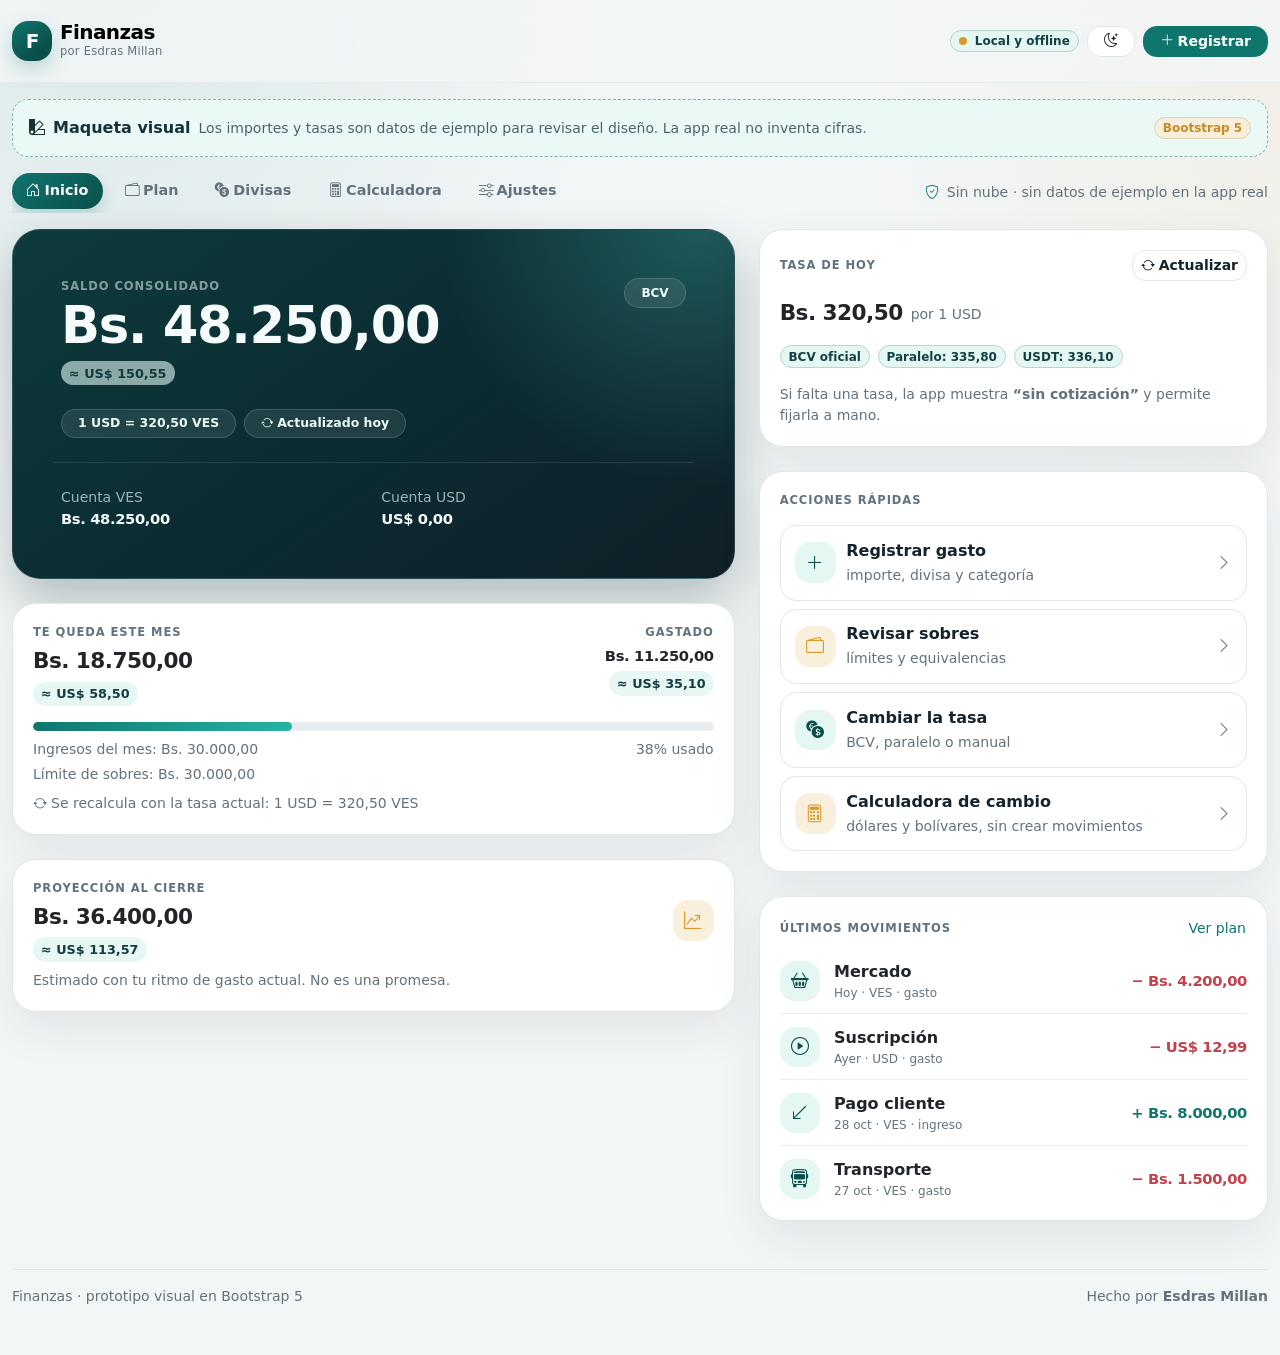
<file: docs/prototipo/index.html>
<!doctype html>
<html lang="es" data-bs-theme="light">
<head>
  <meta charset="utf-8">
  <meta name="viewport" content="width=device-width, initial-scale=1">
  <meta name="description" content="Prototipo visual de Finanzas, app de Esdras Millan.">
  <title>Finanzas · Prototipo Bootstrap</title>
  <link href="https://cdn.jsdelivr.net/npm/bootstrap@5.3.3/dist/css/bootstrap.min.css" rel="stylesheet">
  <link href="https://cdn.jsdelivr.net/npm/bootstrap-icons@1.11.3/font/bootstrap-icons.min.css" rel="stylesheet">
  <link href="assets/app.css" rel="stylesheet">
</head>
<body>

<nav class="navbar app-navbar sticky-top">
  <div class="container-xxl py-2">
    <a class="navbar-brand d-flex align-items-center gap-2 text-decoration-none" href="#" data-screen="home">
      <span class="brand-mark">F</span>
      <span class="d-flex flex-column">
        <span class="brand-title">Finanzas</span>
        <span class="brand-subtitle">por Esdras Millan</span>
      </span>
    </a>
    <div class="d-flex align-items-center gap-2">
      <span class="badge badge-soft rounded-pill d-none d-sm-inline-flex align-items-center">
        <span class="offline-dot me-2"></span>Local y offline
      </span>
      <button class="btn btn-ghost btn-sm px-3" id="themeToggle" type="button" aria-label="Cambiar tema">
        <i class="bi bi-moon-stars"></i>
      </button>
      <button class="btn btn-app btn-sm px-3" type="button" data-bs-toggle="modal" data-bs-target="#txnModal">
        <i class="bi bi-plus-lg"></i><span class="d-none d-sm-inline ms-1">Registrar</span>
      </button>
    </div>
  </div>
</nav>

<div class="container-xxl pt-3">
  <div class="demo-banner p-3 d-flex flex-column flex-sm-row align-items-sm-center gap-2">
    <div class="d-flex align-items-center gap-2 fw-semibold">
      <i class="bi bi-palette2"></i> Maqueta visual
    </div>
    <div class="small opacity-75">
      Los importes y tasas son datos de ejemplo para revisar el diseño. La app real no inventa cifras.
    </div>
    <span class="badge badge-warn rounded-pill ms-sm-auto">Bootstrap 5</span>
  </div>

  <div class="d-flex align-items-center gap-3 py-3">
    <ul class="nav nav-pills gap-2 flex-nowrap overflow-auto pb-1" id="screenNav">
      <li class="nav-item"><button class="nav-link active" type="button" data-screen="home"><i class="bi bi-house-door me-1"></i>Inicio</button></li>
      <li class="nav-item"><button class="nav-link" type="button" data-screen="plan"><i class="bi bi-wallet2 me-1"></i>Plan</button></li>
      <li class="nav-item"><button class="nav-link" type="button" data-screen="divisas"><i class="bi bi-currency-exchange me-1"></i>Divisas</button></li>
      <li class="nav-item"><button class="nav-link" type="button" data-screen="cambio"><i class="bi bi-calculator me-1"></i>Calculadora</button></li>
      <li class="nav-item"><button class="nav-link" type="button" data-screen="ajustes"><i class="bi bi-sliders me-1"></i>Ajustes</button></li>
    </ul>
    <div class="ms-auto d-none d-md-flex align-items-center gap-2 text-app-muted small">
      <i class="bi bi-shield-check text-app-teal"></i> Sin nube · sin datos de ejemplo en la app real
    </div>
  </div>
</div>

<main class="container-xxl pb-5">

  <!-- ============================================================ INICIO -->
  <section class="screen active" id="screen-home">
    <div class="row g-4">
      <div class="col-lg-7">
        <div class="balance-card p-4 p-lg-5 mb-4">
          <div class="d-flex justify-content-between align-items-start gap-3">
            <div>
              <div class="section-label text-white-50">Saldo consolidado</div>
              <div class="money money-lg mt-1">Bs. 48.250,00</div>
              <div class="eq-line mt-2"><span class="eq">≈ US$ 150,55</span></div>
            </div>
            <span class="badge rate-pill rounded-pill px-3 py-2">BCV</span>
          </div>
          <div class="d-flex flex-wrap gap-2 mt-4">
            <span class="rate-pill rounded-pill px-3 py-1 money-xs">1 USD = 320,50 VES</span>
            <span class="rate-pill rounded-pill px-3 py-1 money-xs"><i class="bi bi-arrow-repeat me-1"></i>Actualizado hoy</span>
          </div>
          <div class="row g-3 mt-4 pt-2 border-top border-light border-opacity-10">
            <div class="col-6">
              <div class="text-muted-soft small">Cuenta VES</div>
              <div class="money money-sm">Bs. 48.250,00</div>
            </div>
            <div class="col-6">
              <div class="text-muted-soft small">Cuenta USD</div>
              <div class="money money-sm">US$ 0,00</div>
            </div>
          </div>
        </div>

        <div class="card card-soft mb-4">
          <div class="card-body">
            <div class="d-flex justify-content-between align-items-start gap-3">
              <div>
                <div class="section-label">Te queda este mes</div>
                <div class="money money-md mt-1">Bs. 18.750,00</div>
                <div class="eq-line mt-1"><span class="eq">≈ US$ 58,50</span></div>
              </div>
              <div class="text-end">
                <div class="section-label">Gastado</div>
                <div class="money money-sm mt-1">Bs. 11.250,00</div>
                <div class="eq-line justify-content-end mt-1"><span class="eq">≈ US$ 35,10</span></div>
              </div>
            </div>
            <div class="progress progress-soft mt-3" role="progressbar" aria-label="Ingreso usado" aria-valuenow="38" aria-valuemin="0" aria-valuemax="100">
              <div class="progress-bar" style="width: 38%; background: linear-gradient(90deg, #0f766e, #28b3a6);"></div>
            </div>
            <div class="d-flex justify-content-between mt-2 small text-app-muted">
              <span>Ingresos del mes: Bs. 30.000,00</span>
              <span>38% usado</span>
            </div>
            <div class="small text-app-muted mt-1">Límite de sobres: Bs. 30.000,00</div>
            <div class="small text-app-muted mt-2">
              <i class="bi bi-arrow-repeat me-1"></i>Se recalcula con la tasa actual: 1 USD = 320,50 VES
            </div>
          </div>
        </div>

        <div class="card card-soft">
          <div class="card-body">
            <div class="d-flex justify-content-between align-items-center">
              <div>
                <div class="section-label">Proyección al cierre</div>
                <div class="money money-md mt-1">Bs. 36.400,00</div>
                <div class="eq-line mt-1"><span class="eq">≈ US$ 113,57</span></div>
              </div>
              <span class="icon-bubble gold"><i class="bi bi-graph-up-arrow"></i></span>
            </div>
            <div class="small text-app-muted mt-2">Estimado con tu ritmo de gasto actual. No es una promesa.</div>
          </div>
        </div>
      </div>

      <div class="col-lg-5">
        <div class="card card-soft mb-4">
          <div class="card-body">
            <div class="d-flex justify-content-between align-items-center mb-3">
              <div class="section-label mb-0">Tasa de hoy</div>
              <button class="btn btn-ghost btn-sm" type="button" id="refreshRates">
                <i class="bi bi-arrow-repeat me-1"></i>Actualizar
              </button>
            </div>
            <div class="d-flex align-items-end gap-2">
              <div class="money money-md">Bs. 320,50</div>
              <div class="small text-app-muted pb-1">por 1 USD</div>
            </div>
            <div class="d-flex flex-wrap gap-2 mt-3">
              <span class="badge badge-soft rounded-pill">BCV oficial</span>
              <span class="badge badge-soft rounded-pill">Paralelo: 335,80</span>
              <span class="badge badge-soft rounded-pill">USDT: 336,10</span>
            </div>
            <div class="small text-app-muted mt-3">
              Si falta una tasa, la app muestra <strong>“sin cotización”</strong> y permite fijarla a mano.
            </div>
          </div>
        </div>

        <div class="card card-soft mb-4">
          <div class="card-body">
            <div class="section-label mb-3">Acciones rápidas</div>
            <div class="d-grid gap-2">
              <button class="quick-action" type="button" data-bs-toggle="modal" data-bs-target="#txnModal">
                <span class="icon-bubble"><i class="bi bi-plus-lg"></i></span>
                <span><span class="d-block fw-semibold">Registrar gasto</span><span class="small text-app-muted">importe, divisa y categoría</span></span>
                <i class="bi bi-chevron-right ms-auto text-app-muted"></i>
              </button>
              <button class="quick-action" type="button" data-screen="plan">
                <span class="icon-bubble gold"><i class="bi bi-wallet2"></i></span>
                <span><span class="d-block fw-semibold">Revisar sobres</span><span class="small text-app-muted">límites y equivalencias</span></span>
                <i class="bi bi-chevron-right ms-auto text-app-muted"></i>
              </button>
              <button class="quick-action" type="button" data-screen="divisas">
                <span class="icon-bubble"><i class="bi bi-currency-exchange"></i></span>
                <span><span class="d-block fw-semibold">Cambiar la tasa</span><span class="small text-app-muted">BCV, paralelo o manual</span></span>
                <i class="bi bi-chevron-right ms-auto text-app-muted"></i>
              </button>
              <button class="quick-action" type="button" data-screen="cambio">
                <span class="icon-bubble gold"><i class="bi bi-calculator"></i></span>
                <span><span class="d-block fw-semibold">Calculadora de cambio</span><span class="small text-app-muted">dólares y bolívares, sin crear movimientos</span></span>
                <i class="bi bi-chevron-right ms-auto text-app-muted"></i>
              </button>
            </div>
          </div>
        </div>

        <div class="card card-soft">
          <div class="card-body">
            <div class="d-flex justify-content-between align-items-center mb-2">
              <div class="section-label mb-0">Últimos movimientos</div>
              <button class="btn btn-link btn-sm text-app-teal text-decoration-none p-0" type="button" data-screen="plan">Ver plan</button>
            </div>
            <div class="txn-row">
              <span class="icon-bubble"><i class="bi bi-basket2"></i></span>
              <div class="flex-grow-1">
                <div class="fw-semibold">Mercado</div>
                <div class="txn-meta">Hoy · VES · gasto</div>
              </div>
              <div class="money money-sm text-app-danger">− Bs. 4.200,00</div>
            </div>
            <div class="txn-row">
              <span class="icon-bubble"><i class="bi bi-play-circle"></i></span>
              <div class="flex-grow-1">
                <div class="fw-semibold">Suscripción</div>
                <div class="txn-meta">Ayer · USD · gasto</div>
              </div>
              <div class="money money-sm text-app-danger">− US$ 12,99</div>
            </div>
            <div class="txn-row">
              <span class="icon-bubble"><i class="bi bi-arrow-down-left"></i></span>
              <div class="flex-grow-1">
                <div class="fw-semibold">Pago cliente</div>
                <div class="txn-meta">28 oct · VES · ingreso</div>
              </div>
              <div class="money money-sm text-app-teal">+ Bs. 8.000,00</div>
            </div>
            <div class="txn-row">
              <span class="icon-bubble"><i class="bi bi-bus-front"></i></span>
              <div class="flex-grow-1">
                <div class="fw-semibold">Transporte</div>
                <div class="txn-meta">27 oct · VES · gasto</div>
              </div>
              <div class="money money-sm text-app-danger">− Bs. 1.500,00</div>
            </div>
          </div>
        </div>
      </div>
    </div>
  </section>

  <!-- ============================================================ CALCULADORA -->
  <section class="screen" id="screen-cambio">
    <div class="row g-4 justify-content-center">
      <div class="col-lg-8 col-xl-7">
        <div class="d-flex align-items-center gap-3 mb-4">
          <span class="icon-bubble gold"><i class="bi bi-calculator"></i></span>
          <div>
            <div class="section-label mb-0">Consulta rápida</div>
            <h2 class="h4 mb-0">Calculadora de cambio</h2>
          </div>
          <span class="badge badge-soft rounded-pill ms-auto">No crea movimientos</span>
        </div>

        <div class="card card-soft mb-4">
          <div class="card-body">
            <div class="d-flex justify-content-between align-items-start gap-3">
              <div>
                <div class="section-label">Dólar de hoy</div>
                <div class="money money-md mt-1">1 USD = 320,50 VES</div>
                <div class="small text-app-muted mt-1">BCV oficial · actualizado hace 2 h</div>
              </div>
              <button class="btn btn-ghost btn-sm" type="button" id="refreshRates2">
                <i class="bi bi-arrow-repeat me-1"></i>Actualizar
              </button>
            </div>
            <div class="d-flex flex-wrap gap-2 mt-3">
              <span class="badge badge-soft rounded-pill">BCV oficial</span>
              <span class="badge badge-soft rounded-pill">Paralelo: 335,80</span>
              <span class="badge badge-soft rounded-pill">USDT: 336,10</span>
            </div>
            <div class="small text-app-muted mt-3">
              Cambiar de referencia recalcula la conversión al instante. Si falta la
              tasa, se muestra <strong>“sin tasa”</strong> y no se inventa una equivalencia.
            </div>
          </div>
        </div>

        <div class="card card-soft mb-4">
          <div class="card-body">
            <div class="section-label">Tengo</div>
            <div class="d-flex align-items-center gap-2">
              <div class="money money-lg flex-grow-1">US$ 10,00</div>
              <span class="badge badge-soft rounded-pill px-3 py-2">US$ USD</span>
            </div>
            <div class="small text-app-muted">10</div>

            <div class="d-flex align-items-center gap-2 my-3">
              <hr class="flex-grow-1 opacity-25">
              <span class="icon-bubble"><i class="bi bi-arrow-down-up"></i></span>
              <hr class="flex-grow-1 opacity-25">
            </div>

            <div class="section-label">Recibes</div>
            <div class="d-flex align-items-center gap-2">
              <div class="money money-lg flex-grow-1 text-app-teal">Bs. 3.205,00</div>
              <span class="badge badge-soft rounded-pill px-3 py-2">Bs. VES</span>
            </div>
            <div class="small text-app-muted">1 USD = 320,50 VES</div>
          </div>
        </div>

        <div class="d-flex justify-content-between align-items-center mb-2">
          <div class="section-label mb-0">Atajos</div>
          <button class="btn btn-link btn-sm text-app-teal text-decoration-none p-0" type="button" data-demo-action="Monto limpio (demo).">Limpiar</button>
        </div>
        <div class="d-flex flex-wrap gap-2 mb-4">
          <span class="badge badge-soft rounded-pill px-3 py-2">$1</span>
          <span class="badge badge-soft rounded-pill px-3 py-2">$5</span>
          <span class="badge rate-pill rounded-pill px-3 py-2">$10</span>
          <span class="badge badge-soft rounded-pill px-3 py-2">$20</span>
          <span class="badge badge-soft rounded-pill px-3 py-2">$50</span>
          <span class="badge badge-soft rounded-pill px-3 py-2">$100</span>
        </div>

        <div class="row g-2 mb-3">
          <div class="col-3"><button class="btn btn-ghost w-100 money" type="button" data-demo-action="1 (demo).">1</button></div>
          <div class="col-3"><button class="btn btn-ghost w-100 money" type="button" data-demo-action="2 (demo).">2</button></div>
          <div class="col-3"><button class="btn btn-ghost w-100 money" type="button" data-demo-action="3 (demo).">3</button></div>
          <div class="col-3"><button class="btn btn-app w-100" type="button" data-demo-action="Dividir (demo).">÷</button></div>
          <div class="col-3"><button class="btn btn-ghost w-100 money" type="button" data-demo-action="4 (demo).">4</button></div>
          <div class="col-3"><button class="btn btn-ghost w-100 money" type="button" data-demo-action="5 (demo).">5</button></div>
          <div class="col-3"><button class="btn btn-ghost w-100 money" type="button" data-demo-action="6 (demo).">6</button></div>
          <div class="col-3"><button class="btn btn-app w-100" type="button" data-demo-action="Multiplicar (demo).">×</button></div>
          <div class="col-3"><button class="btn btn-ghost w-100 money" type="button" data-demo-action="7 (demo).">7</button></div>
          <div class="col-3"><button class="btn btn-ghost w-100 money" type="button" data-demo-action="8 (demo).">8</button></div>
          <div class="col-3"><button class="btn btn-ghost w-100 money" type="button" data-demo-action="9 (demo).">9</button></div>
          <div class="col-3"><button class="btn btn-app w-100" type="button" data-demo-action="Restar (demo).">−</button></div>
          <div class="col-3"><button class="btn btn-ghost w-100 money" type="button" data-demo-action="Coma decimal (demo).">,</button></div>
          <div class="col-3"><button class="btn btn-ghost w-100 money" type="button" data-demo-action="0 (demo).">0</button></div>
          <div class="col-3"><button class="btn btn-ghost w-100" type="button" data-demo-action="Borrar (demo)."><i class="bi bi-backspace"></i></button></div>
          <div class="col-3"><button class="btn btn-app w-100" type="button" data-demo-action="Sumar (demo).">+</button></div>
        </div>

        <div class="small text-app-muted">
          Solo calcula: no crea movimientos ni guarda nada. La tasa es la misma que
          ves en el resto de la app.
        </div>
      </div>
    </div>
  </section>

  <!-- ============================================================ PLAN -->
  <section class="screen" id="screen-plan">
    <div class="row g-4">
      <div class="col-lg-7">
        <div class="card card-soft mb-4">
          <div class="card-body">
            <div class="d-flex justify-content-between align-items-start gap-3">
              <div>
                <div class="section-label">Te queda este mes</div>
                <div class="money money-md mt-1">Bs. 18.750,00</div>
                <div class="eq-line mt-1"><span class="eq">≈ US$ 58,50</span></div>
              </div>
              <div class="text-end">
                <div class="section-label">Gastado</div>
                <div class="money money-sm mt-1">Bs. 11.250,00</div>
                <div class="eq-line justify-content-end mt-1"><span class="eq">≈ US$ 35,10</span></div>
              </div>
            </div>
            <hr class="my-3 opacity-25">
            <div class="row g-3 small">
              <div class="col-sm-4">
                <div class="text-app-muted">Ingresos</div>
                <div class="money money-sm">Bs. 30.000,00</div>
              </div>
              <div class="col-sm-4">
                <div class="text-app-muted">Límite de sobres</div>
                <div class="money money-sm">Bs. 30.000,00</div>
              </div>
              <div class="col-sm-4">
                <div class="text-app-muted">Tasa aplicada</div>
                <div class="money money-sm">1 USD = 320,50 VES</div>
              </div>
            </div>
            <div class="small text-app-muted mt-3">
              <i class="bi bi-arrow-repeat me-1"></i>Las equivalencias se recalculan cada vez que cambia la tasa.
            </div>
          </div>
        </div>

        <div class="d-flex justify-content-between align-items-center mb-3">
          <div>
            <div class="section-label">Sobres</div>
            <h2 class="h5 mb-0 mt-1">Cada sobre con su nombre y periodo</h2>
          </div>
          <button class="btn btn-app btn-sm" type="button" data-bs-toggle="modal" data-bs-target="#envelopeModal">
            <i class="bi bi-plus-lg me-1"></i>Nuevo sobre
          </button>
        </div>

        <div class="d-grid gap-3">
          <div class="envelope-card">
            <div class="d-flex align-items-center gap-3">
              <span class="icon-bubble"><i class="bi bi-basket2"></i></span>
              <div class="flex-grow-1">
                <div class="d-flex justify-content-between gap-2">
                  <div>
                    <div class="fw-semibold">Mercado</div>
                    <div class="small text-app-muted">Categoría Comida · Mensual · 1–31 oct</div>
                  </div>
                  <div class="text-end">
                    <div class="money money-sm">Bs. 3.800,00</div>
                    <div class="eq-line justify-content-end"><span class="eq">≈ US$ 11,86</span></div>
                  </div>
                </div>
                <div class="progress progress-soft mt-2"><div class="progress-bar" style="width: 52.5%; background: linear-gradient(90deg,#0f766e,#28b3a6);"></div></div>
                <div class="d-flex justify-content-between small text-app-muted mt-1">
                  <span>Bs. 4.200,00 de Bs. 8.000,00</span><span>52%</span>
                </div>
              </div>
            </div>
          </div>

          <div class="envelope-card is-over">
            <div class="d-flex align-items-center gap-3">
              <span class="icon-bubble danger"><i class="bi bi-bus-front"></i></span>
              <div class="flex-grow-1">
                <div class="d-flex justify-content-between gap-2">
                  <div class="fw-semibold">Transporte</div>
                  <div class="text-end">
                    <div class="money money-sm text-app-danger">− Bs. 450,00</div>
                    <div class="eq-line justify-content-end"><span class="eq">≈ − US$ 1,40</span></div>
                  </div>
                </div>
                <div class="progress progress-soft mt-2"><div class="progress-bar" style="width: 100%; background: #c2414b;"></div></div>
                <div class="d-flex justify-content-between small text-app-muted mt-1">
                  <span>Bs. 3.450,00 de Bs. 3.000,00</span><span class="text-app-danger">Excedido</span>
                </div>
              </div>
            </div>
          </div>

          <div class="envelope-card">
            <div class="d-flex align-items-center gap-3">
              <span class="icon-bubble gold"><i class="bi bi-house-door"></i></span>
              <div class="flex-grow-1">
                <div class="d-flex justify-content-between gap-2">
                  <div class="fw-semibold">Hogar</div>
                  <div class="text-end">
                    <div class="money money-sm">Bs. 9.400,00</div>
                    <div class="eq-line justify-content-end"><span class="eq">≈ US$ 29,33</span></div>
                  </div>
                </div>
                <div class="progress progress-soft mt-2"><div class="progress-bar" style="width: 21.25%; background: linear-gradient(90deg,#d99a2b,#f0bd59);"></div></div>
                <div class="d-flex justify-content-between small text-app-muted mt-1">
                  <span>Bs. 2.550,00 de Bs. 12.000,00</span><span>21%</span>
                </div>
              </div>
            </div>
          </div>

          <div class="envelope-card">
            <div class="d-flex align-items-center gap-3">
              <span class="icon-bubble"><i class="bi bi-heart-pulse"></i></span>
              <div class="flex-grow-1">
                <div class="d-flex justify-content-between gap-2">
                  <div class="fw-semibold">Salud</div>
                  <div class="text-end">
                    <div class="money money-sm">Bs. 1.050,00</div>
                    <div class="eq-line justify-content-end"><span class="eq">≈ US$ 3,28</span></div>
                  </div>
                </div>
                <div class="progress progress-soft mt-2"><div class="progress-bar" style="width: 82.5%; background: #d99a2b;"></div></div>
                <div class="d-flex justify-content-between small text-app-muted mt-1">
                  <span>Bs. 4.950,00 de Bs. 6.000,00</span><span class="text-app-gold">Cerca del límite</span>
                </div>
              </div>
            </div>
          </div>
        </div>
      </div>

      <div class="col-lg-5">
        <div class="card card-soft mb-4">
          <div class="card-body">
            <div class="d-flex justify-content-between align-items-center mb-3">
              <div class="section-label mb-0">Pagos próximos</div>
              <button class="btn btn-ghost btn-sm" type="button" data-bs-toggle="modal" data-bs-target="#paymentModal"><i class="bi bi-plus-lg me-1"></i>Añadir</button>
            </div>
            <div class="txn-row">
              <span class="icon-bubble gold"><i class="bi bi-house-door"></i></span>
              <div class="flex-grow-1">
                <div class="fw-semibold">Alquiler</div>
                <div class="txn-meta">Vence hoy · mensual</div>
              </div>
              <div class="text-end">
                <div class="money money-sm">Bs. 5.000,00</div>
                <button class="btn btn-link btn-sm p-0 text-app-teal text-decoration-none" type="button" data-demo-action="Marcar como pagado">Marcar pagado</button>
              </div>
            </div>
            <div class="txn-row">
              <span class="icon-bubble"><i class="bi bi-wifi"></i></span>
              <div class="flex-grow-1">
                <div class="fw-semibold">Internet</div>
                <div class="txn-meta">En 3 días · mensual</div>
              </div>
              <div class="money money-sm">Bs. 1.200,00</div>
            </div>
            <div class="txn-row">
              <span class="icon-bubble"><i class="bi bi-play-circle"></i></span>
              <div class="flex-grow-1">
                <div class="fw-semibold">Suscripción</div>
                <div class="txn-meta">En 6 días · mensual</div>
              </div>
              <div class="money money-sm">Bs. 4.160,00</div>
            </div>
          </div>
        </div>

        <div class="card card-soft">
          <div class="card-body">
            <div class="section-label mb-2">Cómo se calcula</div>
            <p class="small text-app-muted mb-2">
              Cada gasto se descuenta de su sobre aunque se haya registrado en otra divisa.
              Se usa la tasa guardada al registrar y, si no existe, la cotización actual.
            </p>
            <div class="d-flex gap-2 flex-wrap">
              <span class="badge badge-soft rounded-pill">Tasa histórica</span>
              <span class="badge badge-soft rounded-pill">Tasa actual</span>
              <span class="badge badge-warn rounded-pill">Sin cotización no inventa</span>
            </div>
          </div>
        </div>
      </div>
    </div>
  </section>

  <!-- ============================================================ DIVISAS -->
  <section class="screen" id="screen-divisas">
    <div class="row g-4">
      <div class="col-lg-8">
        <div class="card card-soft mb-4">
          <div class="card-body">
            <div class="d-flex justify-content-between align-items-center mb-3">
              <div>
                <div class="section-label">Referencias del bolívar</div>
                <h2 class="h5 mb-0 mt-1">1 USD en VES</h2>
              </div>
              <button class="btn btn-app btn-sm" type="button" id="refreshRates2">
                <i class="bi bi-arrow-repeat me-1"></i>Actualizar
              </button>
            </div>
            <div class="row g-3">
              <div class="col-sm-4">
                <div class="rate-card">
                  <div class="d-flex justify-content-between"><span class="small fw-semibold">BCV oficial</span><span class="badge badge-soft rounded-pill">Activa</span></div>
                  <div class="rate-value money mt-2">320,50</div>
                  <div class="rate-source"><i class="bi bi-clock"></i>hoy · fuente BCV</div>
                </div>
              </div>
              <div class="col-sm-4">
                <div class="rate-card">
                  <div class="small fw-semibold">Paralelo</div>
                  <div class="rate-value money mt-2">335,80</div>
                  <div class="rate-source"><i class="bi bi-clock"></i>hoy · mercado P2P</div>
                </div>
              </div>
              <div class="col-sm-4">
                <div class="rate-card">
                  <div class="small fw-semibold">USDT</div>
                  <div class="rate-value money mt-2">336,10</div>
                  <div class="rate-source"><i class="bi bi-info-circle"></i>proxi del paralelo</div>
                </div>
              </div>
            </div>
          </div>
        </div>

        <div class="card card-soft mb-4">
          <div class="card-body">
            <div class="section-label mb-3">Otras referencias</div>
            <div class="row g-3">
              <div class="col-sm-6">
                <div class="rate-card d-flex align-items-center gap-3">
                  <span class="icon-bubble"><i class="bi bi-currency-euro"></i></span>
                  <div class="flex-grow-1">
                    <div class="small fw-semibold">Euro</div>
                    <div class="rate-value money">0,92</div>
                  </div>
                  <span class="badge badge-soft rounded-pill">BCE</span>
                </div>
              </div>
              <div class="col-sm-6">
                <div class="rate-card d-flex align-items-center gap-3">
                  <span class="icon-bubble"><i class="bi bi-cash-stack"></i></span>
                  <div class="flex-grow-1">
                    <div class="small fw-semibold">Peso argentino</div>
                    <div class="rate-value money">1.050,00</div>
                  </div>
                  <span class="badge badge-soft rounded-pill">Oficial</span>
                </div>
              </div>
            </div>
          </div>
        </div>

        <div class="card card-soft">
          <div class="card-body">
            <div class="section-label mb-3">Catálogo</div>
            <div class="table-responsive">
              <table class="table align-middle mb-0">
                <thead class="small text-app-muted">
                  <tr><th>Divisa</th><th>País</th><th class="text-end">USD</th><th class="text-end">EUR</th><th></th></tr>
                </thead>
                <tbody>
                  <tr>
                    <td><span class="fw-semibold">USD</span><div class="small text-app-muted">Dólar</div></td>
                    <td class="small">Estados Unidos</td>
                    <td class="text-end money money-sm">1,00</td>
                    <td class="text-end money money-sm">0,92</td>
                    <td><span class="badge badge-soft rounded-pill">base</span></td>
                  </tr>
                  <tr>
                    <td><span class="fw-semibold">VES</span><div class="small text-app-muted">Bolívar</div></td>
                    <td class="small">Venezuela</td>
                    <td class="text-end money money-sm">320,50</td>
                    <td class="text-end money money-sm">294,86</td>
                    <td><span class="badge badge-soft rounded-pill">BCV</span></td>
                  </tr>
                  <tr>
                    <td><span class="fw-semibold">EUR</span><div class="small text-app-muted">Euro</div></td>
                    <td class="small">Zona euro</td>
                    <td class="text-end money money-sm">1,09</td>
                    <td class="text-end money money-sm">1,00</td>
                    <td><span class="badge badge-soft rounded-pill">BCE</span></td>
                  </tr>
                  <tr>
                    <td><span class="fw-semibold">ARS</span><div class="small text-app-muted">Peso argentino</div></td>
                    <td class="small">Argentina</td>
                    <td class="text-end money money-sm">0,000952</td>
                    <td class="text-end money money-sm">0,000876</td>
                    <td><span class="badge badge-soft rounded-pill">Oficial</span></td>
                  </tr>
                  <tr>
                    <td><span class="fw-semibold">JPY</span><div class="small text-app-muted">Yen</div></td>
                    <td class="small">Japón</td>
                    <td class="text-end money money-sm text-app-muted">—</td>
                    <td class="text-end money money-sm text-app-muted">—</td>
                    <td><span class="badge badge-warn rounded-pill">Sin cotización</span></td>
                  </tr>
                </tbody>
              </table>
            </div>
            <div class="small text-app-muted mt-3">La tabla es una muestra visual. En la app, si no hay fuente, se puede fijar una tasa manual.</div>
          </div>
        </div>
      </div>

      <div class="col-lg-4">
        <div class="card card-soft mb-4">
          <div class="card-body">
            <div class="section-label mb-3">Fijar tasa manual</div>
            <form data-demo-form data-demo-message="Tasa manual guardada (demo).">
              <div class="mb-3">
                <label class="form-label small fw-semibold" for="manualCurrency">Divisa</label>
                <select class="form-select" id="manualCurrency">
                  <option>VES · BCV</option>
                  <option>VES · Paralelo</option>
                  <option>VES · USDT</option>
                  <option>EUR</option>
                  <option>ARS</option>
                </select>
              </div>
              <div class="mb-3">
                <label class="form-label small fw-semibold" for="manualRate">Unidades por 1 USD</label>
                <input class="form-control money" id="manualRate" type="number" min="0" step="0.0001" value="320.50">
              </div>
              <button class="btn btn-app w-100" type="submit"><i class="bi bi-pin-angle me-1"></i>Guardar tasa</button>
            </form>
            <div class="small text-app-muted mt-3">La tasa manual siempre gana sobre la de internet. Se puede quitar en cualquier momento.</div>
          </div>
        </div>

        <div class="card card-soft mb-4">
          <div class="card-body">
            <div class="section-label mb-2">Equivalencia del disponible</div>
            <div class="money money-md">Bs. 18.750,00</div>
            <div class="eq-line mt-1"><span class="eq">≈ US$ 58,50</span></div>
            <div class="small text-app-muted mt-2">Se actualiza sola cada vez que cambia la referencia activa.</div>
          </div>
        </div>

        <div class="card card-soft">
          <div class="card-body">
            <div class="section-label mb-2">Honestidad de datos</div>
            <ul class="small text-app-muted mb-0 ps-3">
              <li>Sin tasas aproximadas ni tablas fijas.</li>
              <li>La caché conserva la última referencia real.</li>
              <li>Si no hay dato: “sin cotización”.</li>
            </ul>
          </div>
        </div>
      </div>
    </div>
  </section>

  <!-- ============================================================ AJUSTES -->
  <section class="screen" id="screen-ajustes">
    <div class="row g-4">
      <div class="col-lg-7">
        <div class="creator-card p-4 mb-4">
          <div class="d-flex align-items-center gap-3">
            <span class="brand-mark" style="width:3.5rem;height:3.5rem;border-radius:1.25rem;font-size:1.35rem;">F</span>
            <div>
              <div class="section-label">Creador</div>
              <div class="h5 mb-0">Esdras Millan</div>
              <div class="small text-app-muted">Finanzas · versión 0.10.0</div>
            </div>
            <span class="badge badge-soft rounded-pill ms-auto">Hecho local</span>
          </div>
        </div>

        <div class="card card-soft mb-4">
          <div class="card-body">
            <div class="section-label mb-3">Tutorial de bienvenida</div>
            <div class="d-flex align-items-start gap-3">
              <span class="icon-bubble"><i class="bi bi-stars"></i></span>
              <div>
                <div class="fw-semibold">Cuatro pasos la primera vez</div>
                <div class="small text-app-muted">Se muestra al entrar con cada perfil local, por encima de la app. Tiene <strong>Saltar</strong> y se repite desde acá.</div>
              </div>
            </div>
            <ol class="small text-app-muted mt-3 mb-0 ps-3">
              <li>Privacidad: todo se queda en el teléfono.</li>
              <li>Registro rápido, deshacer y facturas con OCR local.</li>
              <li>Bimoneda, referencia del dólar y calculadora USD ↔ VES.</li>
              <li>Sobres, pagos, recordatorios y reportes CSV/PDF.</li>
            </ol>
            <button class="btn btn-sm btn-outline-secondary mt-3" type="button" data-demo-action="Tutorial abierto (demo): 4 pasos, prescindible.">
              <i class="bi bi-play-circle me-1"></i>Ver tutorial
            </button>
          </div>
        </div>

        <div class="card card-soft mb-4">
          <div class="card-body">
            <div class="section-label mb-3">Apariencia</div>
            <div class="d-flex align-items-center justify-content-between gap-3">
              <div>
                <div class="fw-semibold">Tema</div>
                <div class="small text-app-muted">Claro, oscuro o el del sistema.</div>
              </div>
              <div class="d-flex gap-2">
                <button class="theme-swatch" type="button" style="background:#f3f6f7" data-theme-set="light" aria-label="Tema claro"></button>
                <button class="theme-swatch" type="button" style="background:#101a20" data-theme-set="dark" aria-label="Tema oscuro"></button>
                <button class="theme-swatch" type="button" style="background:linear-gradient(135deg,#0f766e,#d99a2b)" data-theme-set="teal" aria-label="Tema océano"></button>
              </div>
            </div>
            <hr class="my-3 opacity-25">
            <div class="d-flex align-items-center justify-content-between">
              <div>
                <div class="fw-semibold">Recordatorios</div>
                <div class="small text-app-muted">Aviso diario de vencimientos a las 9:00.</div>
              </div>
              <div class="form-check form-switch m-0">
                <input class="form-check-input" type="checkbox" role="switch" checked>
              </div>
            </div>
          </div>
        </div>

        <div class="card card-soft">
          <div class="card-body">
            <div class="section-label mb-3">Divisas</div>
            <div class="row g-3">
              <div class="col-sm-6">
                <label class="form-label small fw-semibold" for="baseCurrency">Base</label>
                <select class="form-select" id="baseCurrency">
                  <option selected>VES · Bolívar</option>
                  <option>USD · Dólar</option>
                  <option>EUR · Euro</option>
                  <option>ARS · Peso argentino</option>
                </select>
              </div>
              <div class="col-sm-6">
                <label class="form-label small fw-semibold" for="secondaryCurrency">Secundaria</label>
                <select class="form-select" id="secondaryCurrency">
                  <option>VES · Bolívar</option>
                  <option selected>USD · Dólar</option>
                  <option>EUR · Euro</option>
                  <option>ARS · Peso argentino</option>
                </select>
              </div>
            </div>
            <div class="small text-app-muted mt-3">La base y la secundaria se recuerdan entre arranques.</div>
          </div>
        </div>
      </div>

      <div class="col-lg-5">
        <div class="card card-soft mb-4">
          <div class="card-body">
            <div class="section-label mb-3">Seguridad local</div>
            <div class="d-flex align-items-center gap-3">
              <span class="icon-bubble"><i class="bi bi-shield-lock"></i></span>
              <div>
                <div class="fw-semibold">Contraseña PBKDF2</div>
                <div class="small text-app-muted">Todo se queda en este dispositivo.</div>
              </div>
            </div>
            <div class="small text-app-muted mt-3">No hay bloqueo biométrico ni recuperación por correo. Si se olvida la contraseña, se pierde el acceso al perfil.</div>
          </div>
        </div>

        <div class="card card-soft mb-4">
          <div class="card-body">
            <div class="section-label mb-3">Datos</div>
            <div class="d-grid gap-2">
              <button class="quick-action" type="button" data-demo-action="Exportación CSV preparada (demo).">
                <span class="icon-bubble"><i class="bi bi-filetype-csv"></i></span>
                <span><span class="d-block fw-semibold">Exportar movimientos</span><span class="small text-app-muted">CSV por el selector del sistema</span></span>
                <i class="bi bi-chevron-right ms-auto text-app-muted"></i>
              </button>
              <button class="quick-action" type="button" data-demo-action="Reporte PDF del mes preparado (demo).">
                <span class="icon-bubble"><i class="bi bi-filetype-pdf"></i></span>
                <span><span class="d-block fw-semibold">Generar reporte PDF</span><span class="small text-app-muted">Resumen, movimientos y sobres del mes</span></span>
                <i class="bi bi-chevron-right ms-auto text-app-muted"></i>
              </button>
              <button class="quick-action" type="button" data-demo-action="Confirmación de borrado (demo).">
                <span class="icon-bubble danger"><i class="bi bi-trash3"></i></span>
                <span><span class="d-block fw-semibold">Borrar todos los movimientos</span><span class="small text-app-muted">Los sobres y pagos se conservan</span></span>
                <i class="bi bi-chevron-right ms-auto text-app-muted"></i>
              </button>
            </div>
          </div>
        </div>

        <div class="card card-soft">
          <div class="card-body">
            <div class="section-label mb-2">Acerca de</div>
            <p class="small text-app-muted mb-1">Finanzas · 0.9.0 · versionCode 8</p>
            <p class="small text-app-muted mb-0">Diseñado y desarrollado por <strong>Esdras Millan</strong>.</p>
          </div>
        </div>
      </div>
    </div>
  </section>

</main>

<footer class="container-xxl pb-5">
  <div class="d-flex flex-column flex-sm-row justify-content-between gap-2 small text-app-muted border-top pt-3" style="border-color: var(--app-line) !important;">
    <span>Finanzas · prototipo visual en Bootstrap 5</span>
    <span>Hecho por <strong>Esdras Millan</strong></span>
  </div>
</footer>

<!-- ============================================================ MODAL REGISTRAR -->
<div class="modal fade" id="txnModal" tabindex="-1" aria-labelledby="txnModalLabel" aria-hidden="true">
  <div class="modal-dialog modal-dialog-centered">
    <div class="modal-content">
      <div class="modal-header">
        <div>
          <div class="section-label">Registrar</div>
          <h2 class="modal-title h5 mb-0" id="txnModalLabel">Nuevo movimiento</h2>
        </div>
        <button type="button" class="btn-close" data-bs-dismiss="modal" aria-label="Cerrar"></button>
      </div>
      <form data-demo-form data-demo-message="Movimiento guardado (demo).">
        <div class="modal-body">
          <div class="d-flex gap-2 mb-3">
            <button class="btn btn-app btn-sm flex-fill" type="button">Gasto</button>
            <button class="btn btn-ghost btn-sm flex-fill" type="button">Ingreso</button>
          </div>
          <div class="mb-3">
            <label class="form-label small fw-semibold" for="txnAmount">Importe</label>
            <input class="form-control money form-control-lg" id="txnAmount" type="text" inputmode="decimal" placeholder="0,00" required>
          </div>
          <div class="row g-3 mb-3">
            <div class="col-6">
              <label class="form-label small fw-semibold" for="txnCurrency">Divisa</label>
              <select class="form-select" id="txnCurrency"><option selected>VES</option><option>USD</option><option>EUR</option></select>
            </div>
            <div class="col-6">
              <label class="form-label small fw-semibold" for="txnCategory">Categoría</label>
              <select class="form-select" id="txnCategory"><option selected>Comida</option><option>Transporte</option><option>Hogar</option><option>Salud</option></select>
            </div>
          </div>
          <div>
            <label class="form-label small fw-semibold" for="txnMerchant">Comercio o nota</label>
            <input class="form-control" id="txnMerchant" type="text" placeholder="Mercado, farmacia…">
          </div>
          <div class="small text-app-muted mt-3">
            <i class="bi bi-camera me-1"></i>La app real permite fotografiar varias facturas seguidas con la cámara propia o elegir hasta 10 de la galería: el OCR corre en el dispositivo y las revisas en una bandeja antes de guardar. Cada factura puede sumar varios montos, y en Ajustes se genera un reporte PDF del mes.
          </div>
        </div>
        <div class="modal-footer">
          <button type="button" class="btn btn-ghost" data-bs-dismiss="modal">Cancelar</button>
          <button type="submit" class="btn btn-app">Guardar</button>
        </div>
      </form>
    </div>
  </div>
</div>

<!-- ============================================================ MODAL SOBRE -->
<div class="modal fade" id="envelopeModal" tabindex="-1" aria-labelledby="envelopeModalLabel" aria-hidden="true">
  <div class="modal-dialog modal-dialog-centered">
    <div class="modal-content">
      <div class="modal-header">
        <div>
          <div class="section-label">Plan</div>
          <h2 class="modal-title h5 mb-0" id="envelopeModalLabel">Nuevo sobre</h2>
        </div>
        <button type="button" class="btn-close" data-bs-dismiss="modal" aria-label="Cerrar"></button>
      </div>
      <form data-demo-form data-demo-message="Sobre guardado (demo).">
        <div class="modal-body">
          <div class="mb-3">
            <label class="form-label small fw-semibold" for="envLabel">Nombre del sobre</label>
            <input class="form-control" id="envLabel" type="text" placeholder="Ej. Mercado" required>
          </div>
          <div class="mb-3">
            <label class="form-label small fw-semibold" for="envName">Categoría</label>
            <select class="form-select" id="envName" required>
              <option value="comida" selected>Comida</option>
              <option value="transporte">Transporte</option>
              <option value="casa">Casa</option>
              <option value="salidas">Salidas</option>
              <option value="salud">Salud</option>
            </select>
            <div class="form-text">La categoría define qué gastos entran al sobre.</div>
          </div>
          <div class="mb-3">
            <label class="form-label small fw-semibold" for="envLimit">Límite por periodo</label>
            <input class="form-control money" id="envLimit" type="text" inputmode="decimal" placeholder="0,00" required>
          </div>
          <div class="mb-3">
            <label class="form-label small fw-semibold" for="envPeriod">Periodo</label>
            <select class="form-select" id="envPeriod">
              <option value="monthly" selected>Mensual (1 al último día)</option>
              <option value="biweekly">Quincenal (1–15 / 16–fin)</option>
              <option value="weekly">Semanal (lunes–domingo)</option>
            </select>
          </div>
          <div class="form-check form-switch mb-3">
            <input class="form-check-input" type="checkbox" role="switch" id="envRollover">
            <label class="form-check-label small" for="envRollover">Arrastrar el sobrante al siguiente periodo</label>
          </div>
          <div class="small text-app-muted">El límite se expresa en la divisa base. Solo se arrastra el sobrante de periodos en los que el sobre ya existía. Quitar el sobre no borra la categoría ni sus movimientos.</div>
        </div>
        <div class="modal-footer">
          <button type="button" class="btn btn-ghost" data-bs-dismiss="modal">Cancelar</button>
          <button type="submit" class="btn btn-app">Guardar sobre</button>
        </div>
      </form>
    </div>
  </div>
</div>

<!-- ============================================================ MODAL PAGO -->
<div class="modal fade" id="paymentModal" tabindex="-1" aria-labelledby="paymentModalLabel" aria-hidden="true">
  <div class="modal-dialog modal-dialog-centered">
    <div class="modal-content">
      <div class="modal-header">
        <div>
          <div class="section-label">Plan</div>
          <h2 class="modal-title h5 mb-0" id="paymentModalLabel">Nuevo pago</h2>
        </div>
        <button type="button" class="btn-close" data-bs-dismiss="modal" aria-label="Cerrar"></button>
      </div>
      <form data-demo-form data-demo-message="Pago programado (demo).">
        <div class="modal-body">
          <div class="mb-3">
            <label class="form-label small fw-semibold" for="payName">Nombre</label>
            <input class="form-control" id="payName" type="text" placeholder="Alquiler, luz…" required>
          </div>
          <div class="mb-3">
            <label class="form-label small fw-semibold" for="payAmount">Importe</label>
            <input class="form-control money" id="payAmount" type="text" inputmode="decimal" placeholder="0,00" required>
          </div>
          <div class="row g-3">
            <div class="col-6">
              <label class="form-label small fw-semibold" for="payDate">Vence</label>
              <input class="form-control" id="payDate" type="date">
            </div>
            <div class="col-6">
              <label class="form-label small fw-semibold" for="payRecurrence">Recurrencia</label>
              <select class="form-select" id="payRecurrence"><option selected>Mensual</option><option>Único</option></select>
            </div>
          </div>
        </div>
        <div class="modal-footer">
          <button type="button" class="btn btn-ghost" data-bs-dismiss="modal">Cancelar</button>
          <button type="submit" class="btn btn-app">Añadir</button>
        </div>
      </form>
    </div>
  </div>
</div>

<div class="toast-container position-fixed bottom-0 end-0 p-3">
  <div id="appToast" class="toast align-items-center border-0" role="status" aria-live="polite" aria-atomic="true">
    <div class="d-flex">
      <div class="toast-body" id="appToastBody">Listo.</div>
      <button type="button" class="btn-close me-2 m-auto" data-bs-dismiss="toast" aria-label="Cerrar"></button>
    </div>
  </div>
</div>

<script src="https://cdn.jsdelivr.net/npm/bootstrap@5.3.3/dist/js/bootstrap.bundle.min.js"></script>
<script src="assets/app.js"></script>
</body>
</html>
</file>
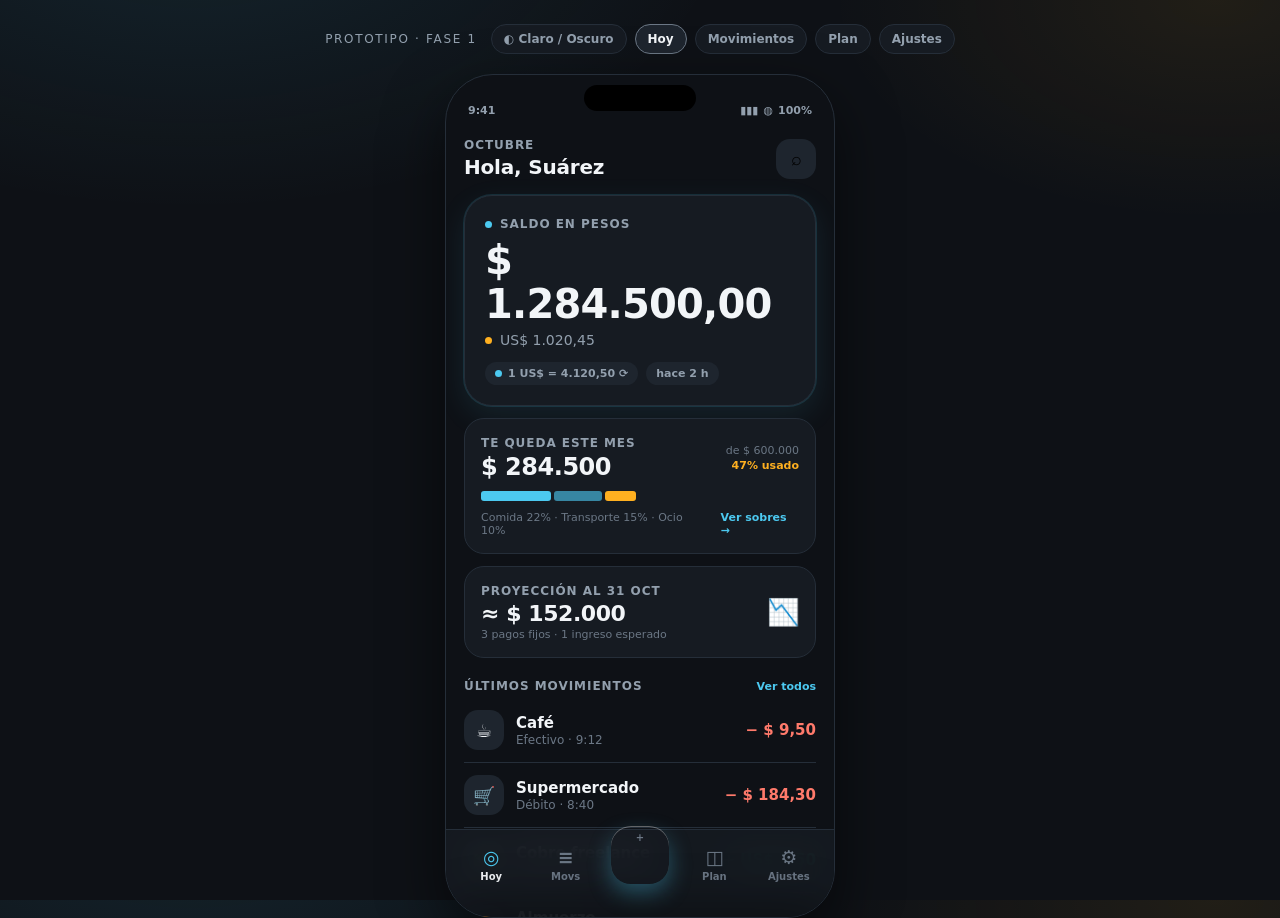
<file: prototipo/prototipo.html>
<!DOCTYPE html>
<html lang="es" data-theme="dark">
<head>
<meta charset="utf-8">
<meta name="viewport" content="width=device-width, initial-scale=1">
<title>Prototipo — App de Finanzas</title>
<style>
  /* ============================================================
     TOKENS (mapean 1:1 a ColorScheme / Typography / Shapes / Motion)
     ============================================================ */
  :root[data-theme="dark"]{
    --bg:#0E1116; --surface:#161B22; --surface-hi:#1E252E; --line:#252E39;
    --text:#F2F5F8; --text-2:#93A0AE; --text-3:#6B7785;
    --local:#4CC9F0; --usd:#FFB020; --in:#34D399; --out:#FF7A6B;
    --warn:#FFB020; --danger:#FF5A5A;
    --shadow:0 24px 60px rgba(0,0,0,.55);
    --glow:0 0 0 1px rgba(76,201,240,.14), 0 10px 30px rgba(76,201,240,.10);
  }
  :root[data-theme="light"]{
    --bg:#F7F8FA; --surface:#FFFFFF; --surface-hi:#EEF1F5; --line:#E2E7ED;
    --text:#0E1116; --text-2:#5B6673; --text-3:#8A95A1;
    --local:#0E86A8; --usd:#A86A00; --in:#0B7A55; --out:#B23A2C;
    --warn:#A86A00; --danger:#C02B2B;
    --shadow:0 24px 60px rgba(16,24,40,.16);
    --glow:0 0 0 1px rgba(14,134,168,.16), 0 10px 30px rgba(14,134,168,.10);
  }

  *{box-sizing:border-box; -webkit-tap-highlight-color:transparent}
  html,body{height:100%}
  body{
    margin:0; background:
      radial-gradient(900px 500px at 15% -10%, rgba(76,201,240,.10), transparent 60%),
      radial-gradient(700px 400px at 95% 0%, rgba(255,176,32,.08), transparent 55%),
      var(--bg);
    color:var(--text);
    font-family:"Inter",system-ui,-apple-system,"Segoe UI",Roboto,sans-serif;
    display:flex; flex-direction:column; align-items:center;
    padding:24px 16px 40px; gap:20px; transition:background .3s;
  }

  /* ---------- barra de control (fuera del teléfono) ---------- */
  .toolbar{display:flex; gap:8px; flex-wrap:wrap; justify-content:center; align-items:center}
  .toolbar .brand{font-size:12px; letter-spacing:.14em; text-transform:uppercase; color:var(--text-2); margin-right:6px}
  .tbtn{
    background:var(--surface); border:1px solid var(--line); color:var(--text-2);
    font:inherit; font-size:12px; font-weight:600; padding:7px 12px; border-radius:999px; cursor:pointer;
  }
  .tbtn[aria-pressed="true"]{background:var(--surface-hi); color:var(--text); border-color:var(--text-3)}

  /* ---------- teléfono ---------- */
  .phone{
    position:relative; flex:0 0 auto; width:390px; height:844px; border-radius:48px;
    background:var(--bg); border:1px solid var(--line);
    box-shadow:var(--shadow); overflow:hidden; display:flex; flex-direction:column;
    transition:background .3s;
  }
  .notch{position:absolute; top:10px; left:50%; transform:translateX(-50%); width:112px; height:26px; border-radius:999px; background:#000; z-index:60}
  .statusbar{height:46px; flex:0 0 46px; display:flex; align-items:flex-end; justify-content:space-between; padding:0 22px 4px; font-size:11px; font-weight:600; color:var(--text-2); z-index:50}
  .statusbar .right{display:flex; gap:5px; align-items:center}

  .viewport{flex:1; position:relative; overflow:hidden}
  .screen{position:absolute; inset:0; overflow-y:auto; padding:6px 18px 108px; scrollbar-width:none}
  .screen::-webkit-scrollbar{display:none}
  .screen[hidden]{display:none}

  /* ---------- tipografía ---------- */
  .label{font-size:12px; line-height:16px; font-weight:600; letter-spacing:.08em; text-transform:uppercase; color:var(--text-2)}
  .title{font-size:20px; line-height:28px; font-weight:600; letter-spacing:-.01em}
  .money{font-variant-numeric:tabular-nums; font-feature-settings:"tnum","zero"; letter-spacing:-.02em}
  .display{font-size:40px; line-height:44px; font-weight:700}
  .small{font-size:13px; color:var(--text-2)}
  .tiny{font-size:11px; color:var(--text-3)}

  /* ---------- superficie ---------- */
  .card{background:var(--surface); border:1px solid var(--line); border-radius:20px; padding:16px}
  .card.hero{border-radius:28px; padding:20px; box-shadow:var(--glow)}
  .row{display:flex; align-items:center; gap:12px}
  .spread{display:flex; align-items:center; justify-content:space-between; gap:12px}
  .stack{display:flex; flex-direction:column}

  /* ---------- saldo ---------- */
  .balusd{font-size:14px; color:var(--text-2); font-variant-numeric:tabular-nums}
  .ratechip{display:inline-flex; align-items:center; gap:6px; background:var(--surface-hi); border-radius:999px; padding:5px 10px; font-size:11px; color:var(--text-2); font-weight:600}
  .dot{width:7px; height:7px; border-radius:50%; flex:0 0 7px}
  .dot.local{background:var(--local)} .dot.usd{background:var(--usd)}
  .badge{font-size:10px; font-weight:700; letter-spacing:.04em; background:rgba(255,176,32,.16); color:var(--warn); padding:2px 6px; border-radius:6px}

  /* ---------- barras ---------- */
  .bar{height:8px; border-radius:999px; background:var(--surface-hi); overflow:hidden; display:flex}
  .bar > i{display:block; height:100%; border-radius:999px; background:var(--local); transition:width .5s cubic-bezier(.2,.8,.2,1)}
  .bar.warn > i{background:var(--warn)} .bar.danger > i{background:var(--danger)}
  .seg{display:flex; height:10px; gap:3px}
  .seg > i{display:block; height:100%; border-radius:3px; background:var(--local)}

  /* ---------- lista movimientos ---------- */
  .txn{display:flex; align-items:center; gap:12px; padding:12px 0; border-bottom:1px solid var(--line)}
  .txn:last-child{border-bottom:none}
  .icn{width:40px; height:40px; border-radius:14px; display:grid; place-items:center; font-size:18px; background:var(--surface-hi); flex:0 0 40px}
  .txn .name{font-size:15px; font-weight:600; line-height:20px}
  .txn .meta{font-size:12px; color:var(--text-3)}
  .txn .amt{font-size:15px; font-weight:700; font-variant-numeric:tabular-nums; margin-left:auto; text-align:right}
  .out{color:var(--out)} .in{color:var(--in)}

  /* ---------- chips ---------- */
  .chips{display:flex; gap:8px; overflow-x:auto; padding:2px 0 6px; scrollbar-width:none}
  .chips::-webkit-scrollbar{display:none}
  .chip{flex:0 0 auto; display:inline-flex; align-items:center; gap:6px; height:36px; padding:0 12px; border-radius:999px; background:var(--surface-hi); border:1px solid transparent; color:var(--text-2); font-size:13px; font-weight:600; cursor:pointer}
  .chip[aria-pressed="true"]{background:rgba(76,201,240,.14); border-color:var(--local); color:var(--text)}

  /* ---------- segmented ---------- */
  .segctl{display:grid; grid-auto-flow:column; grid-auto-columns:1fr; gap:4px; background:var(--surface-hi); border-radius:999px; padding:4px}
  .segctl button{border:none; background:transparent; color:var(--text-2); font:inherit; font-size:13px; font-weight:600; height:34px; border-radius:999px; cursor:pointer}
  .segctl button[aria-pressed="true"]{background:var(--surface); color:var(--text); box-shadow:0 1px 3px rgba(0,0,0,.25)}

  /* ---------- nav ---------- */
  .nav{
    position:absolute; left:0; right:0; bottom:0; height:88px; z-index:40;
    background:color-mix(in srgb, var(--surface) 88%, transparent);
    backdrop-filter:blur(18px); border-top:1px solid var(--line);
    display:grid; grid-template-columns:repeat(5,1fr); align-items:start; padding:10px 8px 0;
  }
  .nav button{background:none; border:none; color:var(--text-3); font:inherit; font-size:10px; font-weight:600; display:flex; flex-direction:column; align-items:center; gap:3px; padding:6px 0; cursor:pointer}
  .nav button .gl{font-size:19px; line-height:22px}
  .nav button[aria-current="page"]{color:var(--text)}
  .nav button[aria-current="page"] .gl{color:var(--local)}
  .fab{
    width:58px; height:58px; border-radius:20px; border:none; cursor:pointer;
    background:linear-gradient(145deg,var(--local),color-mix(in srgb,var(--local) 55%,#0b3d4a));
    color:#04181f; font-size:26px; font-weight:600; display:grid; place-items:center;
    box-shadow:0 10px 22px rgba(76,201,240,.34), inset 0 1px 0 rgba(255,255,255,.35);
    transform:translateY(-14px); transition:transform .18s cubic-bezier(.2,1.4,.4,1);
  }
  .fab:active{transform:translateY(-14px) scale(.94)}

  /* ---------- sheet ---------- */
  .scrim{position:absolute; inset:0; background:rgba(0,0,0,.55); opacity:0; pointer-events:none; transition:opacity .22s; z-index:70}
  .scrim.on{opacity:1; pointer-events:auto}
  .sheet{
    position:absolute; left:0; right:0; bottom:0; z-index:80;
    background:var(--surface); border-radius:28px 28px 0 0; border-top:1px solid var(--line);
    padding:8px 16px 14px; transform:translateY(102%); transition:transform .28s cubic-bezier(.2,.9,.2,1);
    box-shadow:0 -20px 50px rgba(0,0,0,.4);
  }
  .sheet.on{transform:translateY(0)}
  .handle{width:40px; height:4px; border-radius:999px; background:var(--line); margin:4px auto 10px}
  .amount{font-size:32px; line-height:38px; font-weight:700; font-variant-numeric:tabular-nums; letter-spacing:-.02em; text-align:right; min-height:38px}
  .expr{text-align:right; font-size:12px; color:var(--text-3); height:16px; font-variant-numeric:tabular-nums}
  .key{
    height:50px; border-radius:18px; border:1px solid var(--line); background:var(--surface-hi);
    color:var(--text); font:inherit; font-size:19px; font-weight:600; cursor:pointer;
    display:grid; place-items:center; font-variant-numeric:tabular-nums;
  }
  .key:active{background:var(--surface); transform:scale(.97)}
  .key.op{color:var(--local); font-size:17px}
  .key.del{color:var(--text-2); font-size:16px}
  .save{
    width:100%; height:52px; border-radius:999px; border:none; cursor:pointer;
    background:linear-gradient(180deg,var(--local),color-mix(in srgb,var(--local) 78%,#000));
    color:#04181f; font:inherit; font-size:16px; font-weight:700; letter-spacing:.01em;
    box-shadow:0 8px 20px rgba(76,201,240,.28);
  }
  .save:disabled{opacity:.38; box-shadow:none; cursor:not-allowed}

  /* ---------- toast ---------- */
  .toast{
    position:absolute; left:16px; right:16px; bottom:104px; z-index:90;
    background:var(--surface-hi); border:1px solid var(--line); border-radius:16px;
    padding:12px 14px; display:flex; align-items:center; gap:12px; font-size:13px;
    transform:translateY(20px); opacity:0; pointer-events:none; transition:.22s;
  }
  .toast.on{transform:translateY(0); opacity:1; pointer-events:auto}
  .toast b{font-weight:700}
  .toast button{margin-left:auto; background:none; border:none; color:var(--local); font:inherit; font-weight:700; font-size:13px; cursor:pointer}

  /* ---------- calendario ---------- */
  .cal{display:grid; grid-template-columns:repeat(7,1fr); gap:4px; margin-top:10px}
  .cal .dow{font-size:10px; color:var(--text-3); text-align:center; font-weight:600; padding-bottom:2px}
  .day{aspect-ratio:1; border-radius:12px; display:flex; flex-direction:column; align-items:center; justify-content:center; gap:3px; font-size:12px; font-weight:600; color:var(--text-2); background:transparent}
  .day.today{background:var(--surface-hi); color:var(--text); box-shadow:inset 0 0 0 1px var(--local)}
  .day .dots{display:flex; gap:2px; height:4px}
  .day .dots i{width:4px; height:4px; border-radius:50%; background:var(--local)}
  .day .dots i.ok{background:var(--in)} .day .dots i.soon{background:var(--warn)} .day .dots i.late{background:var(--danger); border-radius:0; width:3px; height:3px}
  .legend{display:flex; gap:14px; flex-wrap:wrap; margin-top:12px; font-size:11px; color:var(--text-3)}
  .legend span{display:inline-flex; align-items:center; gap:5px}

  /* ---------- deuda ---------- */
  .debt{padding:14px 0; border-bottom:1px solid var(--line)}
  .debt:last-child{border-bottom:none}
  .avatar{width:34px; height:34px; border-radius:50%; display:grid; place-items:center; background:var(--surface-hi); font-size:12px; font-weight:700; color:var(--text-2); flex:0 0 34px}

  .sr{position:absolute; width:1px; height:1px; overflow:hidden; clip:rect(0 0 0 0)}
</style>
</head>
<body>

<div class="toolbar">
  <span class="brand">Prototipo · Fase 1</span>
  <button class="tbtn" id="themeBtn" aria-pressed="false">◐ Claro / Oscuro</button>
  <button class="tbtn" data-jump="hoy" aria-pressed="true">Hoy</button>
  <button class="tbtn" data-jump="movs">Movimientos</button>
  <button class="tbtn" data-jump="plan">Plan</button>
  <button class="tbtn" data-jump="ajustes">Ajustes</button>
</div>

<div class="phone">
  <div class="notch"></div>
  <div class="statusbar">
    <span>9:41</span>
    <span class="right"><span>▮▮▮</span><span>◍</span><span>100%</span></span>
  </div>

  <div class="viewport">
    <!-- ================= HOY ================= -->
    <section class="screen" id="s-hoy">
      <div class="spread" style="margin:10px 0 14px">
        <div>
          <div class="label">Octubre</div>
          <div class="title">Hola, Suárez</div>
        </div>
        <button class="icn" aria-label="Buscar" style="border:none;cursor:pointer">⌕</button>
      </div>

      <div class="card hero">
        <div class="row" style="gap:8px; margin-bottom:6px">
          <span class="dot local"></span>
          <span class="label">Saldo en pesos</span>
        </div>
        <div class="display money" id="balLocal">$ 1.284.500,00</div>
        <div class="row" style="gap:8px; margin-top:6px">
          <span class="dot usd"></span>
          <span class="balusd">US$ 1.020,45</span>
        </div>
        <div class="row" style="margin-top:14px; gap:8px; flex-wrap:wrap">
          <span class="ratechip"><span class="dot local"></span>1 US$ = 4.120,50 ⟳</span>
          <span class="ratechip">hace 2 h</span>
        </div>
      </div>

      <div class="card" style="margin-top:12px">
        <div class="spread" style="margin-bottom:10px">
          <div>
            <div class="label">Te queda este mes</div>
            <div class="money" style="font-size:24px;font-weight:700;margin-top:2px">$ 284.500</div>
          </div>
          <div style="text-align:right">
            <div class="tiny">de $ 600.000</div>
            <div class="tiny" style="color:var(--warn);font-weight:700;margin-top:2px">47% usado</div>
          </div>
        </div>
        <div class="seg" aria-hidden="true">
          <i style="width:22%"></i><i style="width:15%;background:color-mix(in srgb,var(--local) 62%,transparent)"></i>
          <i style="width:10%;background:var(--warn)"></i>
        </div>
        <div class="row" style="justify-content:space-between;margin-top:10px">
          <span class="tiny">Comida 22% · Transporte 15% · Ocio 10%</span>
          <span class="tiny" style="color:var(--local);font-weight:700">Ver sobres →</span>
        </div>
      </div>

      <div class="card" style="margin-top:12px">
        <div class="spread">
          <div class="stack" style="gap:2px">
            <span class="label">Proyección al 31 oct</span>
            <span class="money" style="font-size:22px;font-weight:700">≈ $ 152.000</span>
            <span class="tiny">3 pagos fijos · 1 ingreso esperado</span>
          </div>
          <div style="font-size:26px">📉</div>
        </div>
      </div>

      <div class="spread" style="margin:20px 0 4px">
        <span class="label">Últimos movimientos</span>
        <span class="tiny" style="color:var(--local);font-weight:700">Ver todos</span>
      </div>
      <div id="txnList"></div>
    </section>

    <!-- ================= MOVIMIENTOS ================= -->
    <section class="screen" id="s-movs" hidden>
      <div class="title" style="margin:12px 0 12px">Movimientos</div>
      <div class="card" style="padding:10px 14px; display:flex; align-items:center; gap:10px; color:var(--text-3)">
        <span>⌕</span><span style="font-size:14px">Buscar comercio, nota o monto</span>
      </div>
      <div class="chips" style="margin-top:12px">
        <button class="chip" aria-pressed="true">Todo</button>
        <button class="chip" aria-pressed="false"><span class="dot local"></span>Pesos</button>
        <button class="chip" aria-pressed="false"><span class="dot usd"></span>USD</button>
        <button class="chip" aria-pressed="false">Efectivo</button>
        <button class="chip" aria-pressed="false">Comida</button>
      </div>

      <div class="label" style="margin:14px 0 2px">Hoy</div>
      <div id="movsToday"></div>
      <div class="label" style="margin:16px 0 2px">Ayer</div>
      <div class="txn">
        <div class="icn">🚕</div>
        <div class="stack"><span class="name">Viaje</span><span class="meta">Efectivo · 20:14</span></div>
        <span class="amt out">− $ 1.200,00</span>
      </div>
      <div class="txn">
        <div class="icn">🛒</div>
        <div class="stack"><span class="name">Supermercado</span><span class="meta">Débito · 18:02</span></div>
        <span class="amt out">− $ 18.430,00</span>
      </div>
      <div class="txn">
        <div class="icn">💵</div>
        <div class="stack"><span class="name">Cobro freelance</span><span class="meta">USD · 11:30</span></div>
        <span class="amt in">+ US$ 250,00</span>
      </div>
    </section>

    <!-- ================= PLAN ================= -->
    <section class="screen" id="s-plan" hidden>
      <div class="title" style="margin:12px 0 12px">Plan</div>
      <div class="segctl" id="planTabs">
        <button aria-pressed="true" data-plan="sobres">Sobres</button>
        <button aria-pressed="false" data-plan="cal">Calendario</button>
        <button aria-pressed="false" data-plan="deudas">Deudas</button>
      </div>

      <div data-panel="sobres">
        <div class="spread" style="margin:16px 0 8px">
          <span class="label">Octubre</span>
          <span class="tiny" style="color:var(--local);font-weight:700">Mover dinero</span>
        </div>

        <div class="card" style="margin-bottom:10px">
          <div class="spread"><span class="row" style="gap:8px"><span class="icn" style="width:30px;height:30px;border-radius:10px;font-size:14px">🛒</span><b style="font-size:14px">Comida</b></span>
            <span class="tiny">queda <b style="color:var(--text)">$ 46.200</b> de $ 130.000</span></div>
          <div class="bar" style="margin-top:12px"><i style="width:64%"></i></div>
        </div>

        <div class="card" style="margin-bottom:10px">
          <div class="spread"><span class="row" style="gap:8px"><span class="icn" style="width:30px;height:30px;border-radius:10px;font-size:14px">🚕</span><b style="font-size:14px">Transporte</b></span>
            <span class="tiny">queda <b style="color:var(--text)">$ 9.800</b> de $ 60.000</span></div>
          <div class="bar warn" style="margin-top:12px"><i style="width:84%"></i></div>
          <div class="tiny" style="margin-top:8px;color:var(--warn);font-weight:600">⚠ 84% usado · te quedan 4 días</div>
        </div>

        <div class="card" style="margin-bottom:10px">
          <div class="spread"><span class="row" style="gap:8px"><span class="icn" style="width:30px;height:30px;border-radius:10px;font-size:14px">🎬</span><b style="font-size:14px">Ocio</b></span>
            <span class="tiny">te pasaste <b style="color:var(--danger)">$ 12.000</b></span></div>
          <div class="bar danger" style="margin-top:12px"><i style="width:100%"></i></div>
          <div class="tiny" style="margin-top:8px;color:var(--danger);font-weight:600">▲ 108% · excedido</div>
        </div>

        <div class="card" style="border-style:dashed; background:transparent; text-align:center; color:var(--text-2); font-size:13px; font-weight:600">+ Nuevo sobre</div>
      </div>

      <div data-panel="cal" hidden>
        <div class="card" style="margin-top:16px">
          <div class="spread"><b style="font-size:14px">Octubre 2026</b><span class="tiny">‹ ›</span></div>
          <div class="cal" id="cal"></div>
          <div class="legend">
            <span><i class="dot" style="background:var(--in)"></i>Pagado</span>
            <span><i class="dot" style="background:var(--warn)"></i>Próximo</span>
            <span><i class="dot" style="background:var(--danger)"></i>Vencido</span>
          </div>
        </div>

        <div class="label" style="margin:18px 0 6px">Próximos 7 días</div>
        <div class="txn">
          <div class="icn">🎧</div>
          <div class="stack"><span class="name">Spotify</span><span class="meta">30 oct · Tarjeta</span></div>
          <span class="amt">$ 4.900,00</span>
        </div>
        <div class="txn">
          <div class="icn" style="color:var(--danger)">▲</div>
          <div class="stack"><span class="name">Internet</span><span class="meta">2 nov · Débito · <span style="color:var(--danger)">vencido</span></span></div>
          <span class="amt">$ 12.500,00</span>
        </div>
        <div class="txn">
          <div class="icn">💳</div>
          <div class="stack"><span class="name">Tarjeta Visa</span><span class="meta">5 nov · Pago mínimo</span></div>
          <span class="amt">US$ 85,00</span>
        </div>
      </div>

      <div data-panel="deudas" hidden>
        <div class="segctl" style="margin-top:16px;max-width:230px" id="debtTabs">
          <button aria-pressed="true" data-debt="me">Me deben</button>
          <button aria-pressed="false" data-debt="debo">Debo</button>
        </div>
        <div class="card" style="margin-top:14px">
          <div class="debt" data-debt-panel="me">
            <div class="row" style="gap:10px"><span class="avatar">JM</span>
              <div class="stack" style="flex:1"><b style="font-size:14px">Juan M.</b><span class="tiny">vence 3 nov</span></div>
              <div class="stack" style="text-align:right"><b class="money" style="font-size:14px">$ 40.000</b><span class="tiny">de $ 60.000</span></div>
            </div>
            <div class="bar" style="margin-top:10px"><i style="width:66%;background:var(--in)"></i></div>
          </div>
          <div class="debt" data-debt-panel="me">
            <div class="row" style="gap:10px"><span class="avatar">AR</span>
              <div class="stack" style="flex:1"><b style="font-size:14px">Ana R.</b><span class="tiny">sin fecha</span></div>
              <div class="stack" style="text-align:right"><b class="money" style="font-size:14px">US$ 20,00</b><span class="tiny">pendiente</span></div>
            </div>
            <div class="bar" style="margin-top:10px"><i style="width:0%"></i></div>
          </div>
          <div class="debt" data-debt-panel="debo" hidden>
            <div class="row" style="gap:10px"><span class="avatar">LP</span>
              <div class="stack" style="flex:1"><b style="font-size:14px">Luis P.</b><span class="tiny">vence hoy</span></div>
              <div class="stack" style="text-align:right"><b class="money" style="font-size:14px">$ 25.000</b><span class="tiny">de $ 25.000</span></div>
            </div>
            <div class="bar warn" style="margin-top:10px"><i style="width:20%"></i></div>
          </div>
        </div>
        <button class="save" style="margin-top:16px">Registrar abono</button>
      </div>
    </section>

    <!-- ================= AJUSTES ================= -->
    <section class="screen" id="s-ajustes" hidden>
      <div class="title" style="margin:12px 0 14px">Ajustes</div>
      <div class="card" style="padding:4px 16px">
        <div class="txn"><div class="icn">💱</div><div class="stack"><span class="name">Divisas y tasa</span><span class="meta">Peso · USD · manual</span></div><span style="margin-left:auto;color:var(--text-3)">›</span></div>
        <div class="txn"><div class="icn">🏦</div><div class="stack"><span class="name">Cuentas</span><span class="meta">2 cuentas</span></div><span style="margin-left:auto;color:var(--text-3)">›</span></div>
        <div class="txn"><div class="icn">🏷️</div><div class="stack"><span class="name">Categorías</span><span class="meta">12 activas</span></div><span style="margin-left:auto;color:var(--text-3)">›</span></div>
        <div class="txn"><div class="icn">🔒</div><div class="stack"><span class="name">Bloqueo biométrico</span><span class="meta">Huella activada</span></div><span style="margin-left:auto;color:var(--in);font-weight:700">ON</span></div>
        <div class="txn"><div class="icn">📤</div><div class="stack"><span class="name">Exportar</span><span class="meta">CSV · PDF</span></div><span style="margin-left:auto;color:var(--text-3)">›</span></div>
      </div>
      <div class="tiny" style="text-align:center;margin-top:18px">100% offline · datos cifrados en el dispositivo</div>
    </section>

    <!-- ================= NAV ================= -->
    <nav class="nav" aria-label="Navegación principal">
      <button data-nav="hoy" aria-current="page"><span class="gl">◎</span>Hoy</button>
      <button data-nav="movs"><span class="gl">≡</span>Movs</button>
      <div style="display:grid;place-items:center">
        <button class="fab" id="fab" aria-label="Registrar movimiento">+</button>
      </div>
      <button data-nav="plan"><span class="gl">◫</span>Plan</button>
      <button data-nav="ajustes"><span class="gl">⚙</span>Ajustes</button>
    </nav>

    <!-- ================= SCRIM + SHEET ================= -->
    <div class="scrim" id="scrim"></div>

    <div class="sheet" id="sheet" role="dialog" aria-modal="true" aria-label="Registrar movimiento">
      <div class="handle"></div>

      <div class="segctl" style="margin-bottom:12px">
        <button aria-pressed="true" data-type="gasto">Gasto</button>
        <button aria-pressed="false" data-type="ingreso">Ingreso</button>
        <button aria-pressed="false" data-type="transf">Transferencia</button>
      </div>

      <div class="amount money" id="amount" aria-live="polite">$ 0,00</div>
      <div class="expr" id="expr"></div>

      <div class="row" style="gap:8px; margin:6px 0 10px">
        <button class="chip" id="curLocal" aria-pressed="true" style="height:30px"><span class="dot local"></span>Peso</button>
        <button class="chip" id="curUsd" aria-pressed="false" style="height:30px"><span class="dot usd"></span>USD</button>
        <span class="tiny" style="margin-left:auto" id="rateHint">1 US$ = 4.120,50</span>
      </div>

      <div class="chips" id="cats">
        <button class="chip" aria-pressed="true">🛒 Súper</button>
        <button class="chip" aria-pressed="false">🍔 Comida</button>
        <button class="chip" aria-pressed="false">🚕 Transporte</button>
        <button class="chip" aria-pressed="false">🏠 Casa</button>
        <button class="chip" aria-pressed="false">🎬 Ocio</button>
        <button class="chip" aria-pressed="false">＋</button>
      </div>

      <div class="spread" style="margin:2px 0 10px">
        <span class="tiny">Efectivo · hoy, 9:41</span>
        <span class="tiny" style="color:var(--local);font-weight:700">Cambiar</span>
      </div>

      <div style="display:grid;grid-template-columns:repeat(4,1fr);gap:8px">
        <button class="key">1</button><button class="key">2</button><button class="key">3</button><button class="key del" data-k="del" aria-label="Borrar">⌫</button>
        <button class="key">4</button><button class="key">5</button><button class="key">6</button><button class="key op" data-k="+">+</button>
        <button class="key">7</button><button class="key">8</button><button class="key">9</button><button class="key op" data-k="-">−</button>
        <button class="key" data-k=",">,</button><button class="key">0</button><button class="key op" data-k="*">×</button><button class="key op" data-k="/">÷</button>
      </div>

      <button class="save" id="saveBtn" style="margin-top:12px" disabled>Guardar</button>
    </div>

    <div class="toast" id="toast" role="status">
      <span id="toastText">Movimiento guardado</span>
      <button id="undoBtn">Deshacer</button>
    </div>
  </div>
</div>

<script>
/* ============================================================
   Estado mínimo del prototipo
   ============================================================ */
const state = {
  screen: 'hoy',
  type: 'gasto',
  currency: 'LOCAL',
  expr: '',
  cat: '🛒 Súper',
  txns: [
    { icon:'☕', name:'Café', meta:'Efectivo · 9:12', amt:-950, cur:'LOCAL' },
    { icon:'🛒', name:'Supermercado', meta:'Débito · 8:40', amt:-18430, cur:'LOCAL' },
    { icon:'💵', name:'Cobro freelance', meta:'USD · ayer', amt:+250, cur:'USD' },
    { icon:'🍔', name:'Almuerzo', meta:'Efectivo · ayer', amt:-5200, cur:'LOCAL' },
    { icon:'🎧', name:'Spotify', meta:'Tarjeta · 26 oct', amt:-4900, cur:'LOCAL' },
  ],
  lastRemoved: null,
};

const $  = s => document.querySelector(s);
const $$ = s => [...document.querySelectorAll(s)];
const nf = new Intl.NumberFormat('es-AR', { minimumFractionDigits:2, maximumFractionDigits:2 });

function money(minor, cur){
  const sym = cur === 'USD' ? 'US$' : '$';
  return `${sym} ${nf.format(Math.abs(minor)/100)}`;
}

/* ---------- navegación ---------- */
function go(screen){
  state.screen = screen;
  $$('.screen').forEach(el => el.hidden = el.id !== 's-' + screen);
  $$('.nav button[data-nav]').forEach(b => {
    if (b.dataset.nav === screen) b.setAttribute('aria-current','page');
    else b.removeAttribute('aria-current');
  });
  $$('[data-jump]').forEach(b => b.setAttribute('aria-pressed', String(b.dataset.jump === screen)));
}

$$('.nav button[data-nav]').forEach(b => b.onclick = () => go(b.dataset.nav));
$$('[data-jump]').forEach(b => b.onclick = () => go(b.dataset.jump));

/* ---------- tema ---------- */
$('#themeBtn').onclick = () => {
  const root = document.documentElement;
  const next = root.dataset.theme === 'dark' ? 'light' : 'dark';
  root.dataset.theme = next;
  $('#themeBtn').setAttribute('aria-pressed', String(next === 'light'));
};

/* ---------- lista de movimientos ---------- */
function renderTxns(){
  const html = state.txns.map(t => `
    <div class="txn">
      <div class="icn">${t.icon}</div>
      <div class="stack"><span class="name">${t.name}</span><span class="meta">${t.meta}</span></div>
      <span class="amt ${t.amt >= 0 ? 'in' : 'out'}">${t.amt >= 0 ? '+' : '−'} ${money(t.amt, t.cur)}</span>
    </div>`).join('');
  $('#txnList').innerHTML = html;
  $('#movsToday').innerHTML = state.txns.slice(0,3).map(t => `
    <div class="txn">
      <div class="icn">${t.icon}</div>
      <div class="stack"><span class="name">${t.name}</span><span class="meta">${t.meta}</span></div>
      <span class="amt ${t.amt >= 0 ? 'in' : 'out'}">${t.amt >= 0 ? '+' : '−'} ${money(t.amt, t.cur)}</span>
    </div>`).join('');
}
renderTxns();

/* ---------- sheet ---------- */
function openSheet(){
  $('#scrim').classList.add('on');
  $('#sheet').classList.add('on');
  renderAmount();
}
function closeSheet(){
  $('#scrim').classList.remove('on');
  $('#sheet').classList.remove('on');
  state.expr = '';
  renderAmount();
}
$('#fab').onclick = openSheet;
$('#scrim').onclick = closeSheet;
document.addEventListener('keydown', e => { if (e.key === 'Escape') closeSheet(); });

/* ---------- tipo ---------- */
$$('[data-type]').forEach(b => b.onclick = () => {
  state.type = b.dataset.type;
  $$('[data-type]').forEach(x => x.setAttribute('aria-pressed', String(x === b)));
});

/* ---------- divisa ---------- */
function setCurrency(cur){
  state.currency = cur;
  $('#curLocal').setAttribute('aria-pressed', String(cur === 'LOCAL'));
  $('#curUsd').setAttribute('aria-pressed', String(cur === 'USD'));
  renderAmount();
}
$('#curLocal').onclick = () => setCurrency('LOCAL');
$('#curUsd').onclick   = () => setCurrency('USD');

/* ---------- categorías ---------- */
$$('#cats .chip').forEach(c => c.onclick = () => {
  $$('#cats .chip').forEach(x => x.setAttribute('aria-pressed','false'));
  c.setAttribute('aria-pressed','true');
  state.cat = c.textContent.trim();
});

/* ---------- teclado + aritmética inline ---------- */
function evaluate(expr){
  if (!expr) return 0;
  const clean = expr.replace(/,/g,'.');
  if (!/^[0-9.+\-*/() ]+$/.test(clean)) return 0;
  try {
    // eslint-disable-next-line no-new-func
    const v = Function('"use strict";return (' + clean + ')')();
    return Number.isFinite(v) ? v : 0;
  } catch { return 0; }
}

function renderAmount(){
  const v = evaluate(state.expr);
  $('#amount').textContent = money(Math.round(v*100), state.currency);
  $('#expr').textContent = state.expr && /[+\-*/]/.test(state.expr) ? '= ' + state.expr.replace(/\*/g,'×').replace(/\//g,'÷') : '';
  $('#saveBtn').disabled = !(v > 0);
}

$$('.key').forEach(k => k.onclick = () => {
  const key = k.dataset.k || k.textContent.trim();
  if (key === 'del') state.expr = state.expr.slice(0, -1);
  else if ('+-*/'.includes(key)) {
    if (!state.expr) return;
    if ('+-*/'.includes(state.expr.slice(-1))) state.expr = state.expr.slice(0, -1);
    state.expr += key;
  } else if (key === ',') { if (!state.expr.slice(-1).match(/[0-9]/)) return; state.expr += ','; }
  else state.expr += key;
  renderAmount();
});

/* ---------- guardar + undo ---------- */
let undoTimer = null;
$('#saveBtn').onclick = () => {
  const v = Math.round(evaluate(state.expr) * 100);
  if (!(v > 0)) return;
  const t = {
    icon: state.cat.split(' ')[0] || '💸',
    name: state.cat.replace(/^\S+\s/,'') || 'Movimiento',
    meta: (state.currency === 'USD' ? 'USD' : 'Efectivo') + ' · ahora',
    amt: state.type === 'ingreso' ? v : -v,
    cur: state.currency,
  };
  state.txns.unshift(t);
  state.lastRemoved = t;
  renderTxns();
  closeSheet();
  $('#toastText').innerHTML = `<b>${t.name}</b> guardado · ${money(v, t.cur)}`;
  $('#toast').classList.add('on');
  clearTimeout(undoTimer);
  undoTimer = setTimeout(() => $('#toast').classList.remove('on'), 5000);
};
$('#undoBtn').onclick = () => {
  if (!state.lastRemoved) return;
  state.txns = state.txns.filter(t => t !== state.lastRemoved);
  state.lastRemoved = null;
  renderTxns();
  $('#toast').classList.remove('on');
  clearTimeout(undoTimer);
};

/* ---------- Plan: tabs ---------- */
$$('#planTabs button').forEach(b => b.onclick = () => {
  $$('#planTabs button').forEach(x => x.setAttribute('aria-pressed', String(x === b)));
  $$('[data-panel]').forEach(p => p.hidden = p.dataset.panel !== b.dataset.plan);
});
$$('#debtTabs button').forEach(b => b.onclick = () => {
  $$('#debtTabs button').forEach(x => x.setAttribute('aria-pressed', String(x === b)));
  $$('[data-debt-panel]').forEach(p => p.hidden = p.dataset.debtPanel !== b.dataset.debt);
});

/* ---------- calendario ---------- */
(function buildCalendar(){
  const dow = ['L','M','M','J','V','S','D'];
  const first = new Date(2026, 9, 1);
  const offset = (first.getDay() + 6) % 7;      // lunes primero
  const days = new Date(2026, 10, 0).getDate();  // 31
  const marks = {1:'ok', 5:'soon', 10:'late', 28:'soon', 30:'ok'};
  let html = dow.map(d => `<div class="dow">${d}</div>`).join('');
  for (let i=0;i<offset;i++) html += `<div class="day"></div>`;
  for (let d=1; d<=days; d++){
    const m = marks[d];
    html += `<div class="day ${d===28?'today':''}">${d}
      <span class="dots">${m?`<i class="${m}"></i>`:''}</span></div>`;
  }
  $('#cal').innerHTML = html;
})();
</script>
</body>
</html>
</file>
<file: docs/prototipo/assets/app.css>
:root {
  --app-ink: #16232c;
  --app-muted: #63727d;
  --app-paper: #f3f6f7;
  --app-card: #ffffff;
  --app-line: #dfe7e9;
  --app-teal: #0f766e;
  --app-teal-deep: #0b4f4a;
  --app-mint: #d9f3ed;
  --app-gold: #d99a2b;
  --app-danger: #c2414b;
  --app-shadow: 0 18px 45px rgba(20, 42, 51, .08);
}

[data-bs-theme="dark"] {
  --app-ink: #eef4f5;
  --app-muted: #a5b6bd;
  --app-paper: #101a20;
  --app-card: #17242c;
  --app-line: #2a3b44;
  --app-teal: #4fd1c5;
  --app-teal-deep: #9df2e7;
  --app-mint: #173c3a;
  --app-shadow: 0 18px 45px rgba(0, 0, 0, .3);
}

* { -webkit-font-smoothing: antialiased; }

body {
  min-height: 100vh;
  background:
    radial-gradient(circle at 8% 0%, rgba(15, 118, 110, .10), transparent 32rem),
    radial-gradient(circle at 100% 8%, rgba(217, 154, 43, .08), transparent 26rem),
    var(--app-paper);
  color: var(--app-ink);
  font-family: "Segoe UI", system-ui, -apple-system, "Helvetica Neue", sans-serif;
}

.app-navbar {
  background: color-mix(in srgb, var(--app-paper) 82%, transparent);
  border-bottom: 1px solid color-mix(in srgb, var(--app-line) 70%, transparent);
  backdrop-filter: blur(14px);
}

.brand-mark {
  display: inline-grid;
  place-items: center;
  width: 2.5rem;
  height: 2.5rem;
  border-radius: 1rem;
  color: #fff;
  font-weight: 800;
  letter-spacing: -.05em;
  background: linear-gradient(145deg, #0f766e, #0b4f4a 72%);
  box-shadow: 0 8px 20px rgba(15, 118, 110, .25);
}

.brand-title { line-height: 1.05; font-weight: 750; letter-spacing: -.03em; }
.brand-subtitle { font-size: .72rem; color: var(--app-muted); letter-spacing: .02em; }

.demo-banner {
  border: 1px dashed color-mix(in srgb, var(--app-teal) 45%, var(--app-line));
  background: color-mix(in srgb, var(--app-mint) 52%, var(--app-card));
  color: color-mix(in srgb, var(--app-ink) 82%, var(--app-teal));
  border-radius: 1rem;
}

.card-soft {
  background: var(--app-card);
  border: 1px solid var(--app-line);
  border-radius: 1.5rem;
  box-shadow: var(--app-shadow);
}

.card-soft .card-body { padding: 1.25rem; }

.balance-card {
  border: 1px solid rgba(255, 255, 255, .12);
  border-radius: 1.75rem;
  color: #f4fbfa;
  background:
    radial-gradient(circle at 95% 0%, rgba(79, 209, 197, .28), transparent 16rem),
    linear-gradient(145deg, #0d3b3b 0%, #0b2b31 55%, #101f28 100%);
  box-shadow: 0 22px 50px rgba(8, 42, 44, .28);
}

.balance-card .text-muted-soft { color: rgba(233, 250, 247, .66); }
.balance-card .rate-pill {
  background: rgba(255, 255, 255, .09);
  border: 1px solid rgba(255, 255, 255, .14);
  color: #e9faf7;
}

.money { font-variant-numeric: tabular-nums; letter-spacing: -.025em; }
.money-lg { font-size: clamp(2rem, 5vw, 3.2rem); font-weight: 750; line-height: 1.05; }
.money-md { font-size: 1.35rem; font-weight: 700; }
.money-sm { font-size: .92rem; font-weight: 650; }
.money-xs { font-size: .78rem; font-weight: 600; }

.text-app-muted { color: var(--app-muted) !important; }
.text-app-teal { color: var(--app-teal) !important; }
.text-app-danger { color: var(--app-danger) !important; }
.text-app-gold { color: var(--app-gold) !important; }

.eq-line {
  display: inline-flex;
  flex-wrap: wrap;
  gap: .2rem .65rem;
  color: var(--app-muted);
  font-size: .8rem;
  font-weight: 600;
  font-variant-numeric: tabular-nums;
}

.eq-line .eq {
  background: color-mix(in srgb, var(--app-mint) 62%, transparent);
  color: color-mix(in srgb, var(--app-ink) 70%, var(--app-teal));
  border-radius: 999px;
  padding: .16rem .5rem;
}

.nav-pills .nav-link {
  color: var(--app-muted);
  border-radius: 999px;
  font-weight: 650;
  font-size: .9rem;
  padding: .45rem .9rem;
}

.nav-pills .nav-link:hover { color: var(--app-ink); }

.nav-pills .nav-link.active {
  color: #fff;
  background: linear-gradient(145deg, #0f766e, #0b4f4a);
  box-shadow: 0 7px 16px rgba(15, 118, 110, .22);
}

.progress-soft {
  height: .55rem;
  border-radius: 999px;
  background: color-mix(in srgb, var(--app-line) 70%, transparent);
}

.progress-soft .progress-bar { border-radius: 999px; }

.icon-bubble {
  display: inline-grid;
  place-items: center;
  width: 2.55rem;
  height: 2.55rem;
  flex: 0 0 auto;
  border-radius: .95rem;
  background: color-mix(in srgb, var(--app-mint) 70%, var(--app-card));
  color: var(--app-teal-deep);
  font-size: 1.1rem;
}

.icon-bubble.gold { background: color-mix(in srgb, var(--app-gold) 16%, var(--app-card)); color: var(--app-gold); }
.icon-bubble.danger { background: color-mix(in srgb, var(--app-danger) 12%, var(--app-card)); color: var(--app-danger); }

.txn-row {
  display: flex;
  align-items: center;
  gap: .85rem;
  padding: .72rem 0;
  border-bottom: 1px solid color-mix(in srgb, var(--app-line) 68%, transparent);
}
.txn-row:last-child { border-bottom: 0; padding-bottom: 0; }
.txn-row:first-child { padding-top: 0; }
.txn-meta { color: var(--app-muted); font-size: .75rem; }

.rate-card {
  border-radius: 1.35rem;
  border: 1px solid var(--app-line);
  background: var(--app-card);
  padding: 1rem;
}
.rate-card .rate-value { font-size: 1.45rem; font-weight: 750; }
.rate-card .rate-source {
  display: inline-flex;
  align-items: center;
  gap: .3rem;
  color: var(--app-muted);
  font-size: .72rem;
}

.envelope-card {
  border: 1px solid var(--app-line);
  border-radius: 1.25rem;
  background: var(--app-card);
  padding: 1rem;
}
.envelope-card.is-over { border-color: color-mix(in srgb, var(--app-danger) 45%, var(--app-line)); }

.section-label {
  color: var(--app-muted);
  font-size: .72rem;
  font-weight: 750;
  letter-spacing: .08em;
  text-transform: uppercase;
}

.quick-action {
  display: flex;
  align-items: center;
  gap: .65rem;
  width: 100%;
  border: 1px solid var(--app-line);
  border-radius: 1rem;
  background: var(--app-card);
  color: var(--app-ink);
  padding: .8rem .9rem;
  text-align: left;
  transition: transform .15s ease, border-color .15s ease;
}
.quick-action:hover { transform: translateY(-1px); border-color: color-mix(in srgb, var(--app-teal) 50%, var(--app-line)); }

.screen { display: none; }
.screen.active { display: block; animation: screen-in .22s ease; }
@keyframes screen-in { from { opacity: 0; transform: translateY(6px); } to { opacity: 1; transform: none; } }

.badge-soft {
  background: color-mix(in srgb, var(--app-mint) 70%, var(--app-card));
  color: color-mix(in srgb, var(--app-ink) 65%, var(--app-teal));
  border: 1px solid color-mix(in srgb, var(--app-teal) 18%, var(--app-line));
}

.badge-warn { background: color-mix(in srgb, var(--app-gold) 17%, var(--app-card)); color: color-mix(in srgb, var(--app-gold) 80%, #734d0d); border: 1px solid color-mix(in srgb, var(--app-gold) 28%, var(--app-line)); }
.badge-danger-soft { background: color-mix(in srgb, var(--app-danger) 12%, var(--app-card)); color: var(--app-danger); border: 1px solid color-mix(in srgb, var(--app-danger) 24%, var(--app-line)); }

.form-control, .form-select {
  border-radius: .9rem;
  border-color: var(--app-line);
  background-color: var(--app-card);
  color: var(--app-ink);
}
.form-control:focus, .form-select:focus {
  border-color: color-mix(in srgb, var(--app-teal) 55%, var(--app-line));
  box-shadow: 0 0 0 .2rem color-mix(in srgb, var(--app-teal) 14%, transparent);
}

.btn-app {
  --bs-btn-color: #fff;
  --bs-btn-bg: #0f766e;
  --bs-btn-border-color: #0f766e;
  --bs-btn-hover-bg: #0b5f59;
  --bs-btn-hover-border-color: #0b5f59;
  --bs-btn-active-bg: #0b4f4a;
  --bs-btn-active-border-color: #0b4f4a;
  border-radius: .85rem;
  font-weight: 650;
}

.btn-ghost {
  border-radius: .85rem;
  border: 1px solid var(--app-line);
  background: var(--app-card);
  color: var(--app-ink);
  font-weight: 600;
}
.btn-ghost:hover { border-color: color-mix(in srgb, var(--app-teal) 48%, var(--app-line)); color: var(--app-teal-deep); }

.modal-content { border-radius: 1.5rem; border-color: var(--app-line); background: var(--app-card); }
.modal-header, .modal-footer { border-color: var(--app-line); }

.creator-card {
  border-radius: 1.5rem;
  border: 1px solid var(--app-line);
  background:
    radial-gradient(circle at 100% 0%, rgba(15, 118, 110, .12), transparent 12rem),
    var(--app-card);
}

.theme-swatch {
  width: 2.25rem;
  height: 2.25rem;
  border-radius: 999px;
  border: 2px solid var(--app-card);
  box-shadow: 0 0 0 1px var(--app-line);
  cursor: pointer;
}

.offline-dot {
  width: .5rem;
  height: .5rem;
  border-radius: 999px;
  background: var(--app-gold);
  display: inline-block;
}

html.theme-teal {
  --app-teal: #0e7490;
  --app-teal-deep: #155e75;
  --app-mint: #d9f0f5;
}

@media (max-width: 575.98px) {
  .card-soft .card-body { padding: 1rem; }
  .balance-card { border-radius: 1.4rem; }
  .money-lg { font-size: 2.15rem; }
}
</file>
